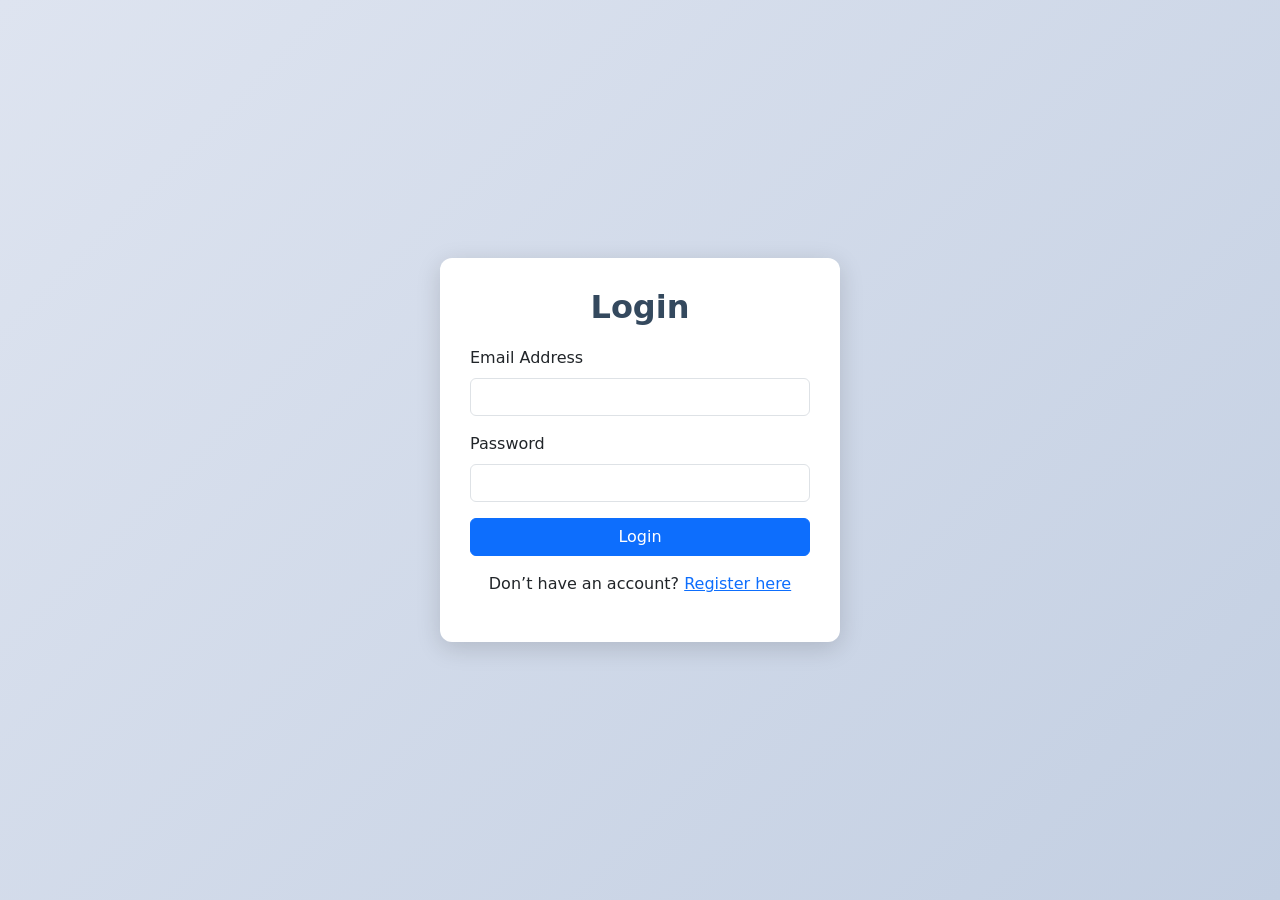
<file: signin.html>
<!DOCTYPE html>
<html lang="en">
<head>
    <meta charset="UTF-8">
    <meta name="viewport" content="width=device-width, initial-scale=1.0">
    <title>Login</title>

    <!-- Bootstrap 5 CDN -->
    <link href="https://cdn.jsdelivr.net/npm/bootstrap@5.3.2/dist/css/bootstrap.min.css" rel="stylesheet">

    <style>
        body {
            background: linear-gradient(135deg, #dee4f0 0%, #c3cfe2 100%);
            min-height: 100vh;
            display: flex;
            justify-content: center;
            align-items: center;
        }

        .login-card {
            width: 400px;
            border-radius: 12px;
            padding: 30px;
            background: #fff;
            box-shadow: 0 6px 25px rgba(0, 0, 0, 0.15);
        }

        .login-title {
            font-weight: 600;
            text-align: center;
            margin-bottom: 20px;
            color: #34495e;
        }

        .small-error {
            font-size: 13px;
            color: #e74c3c;
        }
    </style>
</head>
<body>

<div class="login-card">

    <h2 class="login-title">Login</h2>

    <!-- Error message (JS only) -->
    <div id="loginError" class="alert alert-danger text-center d-none">
        Invalid email or password!
    </div>

    <form id="form">

        <!-- Email -->
        <div class="mb-3">
            <label class="form-label">Email Address</label>
            <input type="email" class="form-control" id="email">
            <div class="small-error" id="emailError"></div>
        </div>

        <!-- Password -->
        <div class="mb-3">
            <label class="form-label">Password</label>
            <input type="password" class="form-control" id="password">
            <div class="small-error" id="passwordError"></div>
        </div>

        <button type="submit" class="btn btn-primary w-100">Login</button>

        <p class="mt-3 text-center">
            Don’t have an account? <a href="register.html">Register here</a>
        </p>

    </form>
</div>

<!-- Bootstrap JS -->
<script src="https://cdn.jsdelivr.net/npm/bootstrap@5.3.2/dist/js/bootstrap.bundle.min.js"></script>

<script>
    const form = document.getElementById("form");
    const email = document.getElementById("email");
    const password = document.getElementById("password");
    const loginError = document.getElementById("loginError");

    form.addEventListener("submit", function (e) {
        e.preventDefault();

        // Reset error messages
        document.getElementById("emailError").innerText = "";
        document.getElementById("passwordError").innerText = "";
        loginError.classList.add("d-none");

        let valid = true;

        if (email.value.trim() === "") {
            document.getElementById("emailError").innerText = "Email is required";
            valid = false;
        }

        if (password.value.trim() === "") {
            document.getElementById("passwordError").innerText = "Password is required";
            valid = false;
        }

        if (!valid) return;

        // Fake login check for demo
        if (email.value !== "test@example.com" || password.value !== "123456") {
            loginError.classList.remove("d-none");
        } else {
            alert("Login successful!");
            // Redirect example:
            // window.location.href = "dashboard.html";
        }
    });
</script>

</body>
</html>
</file>
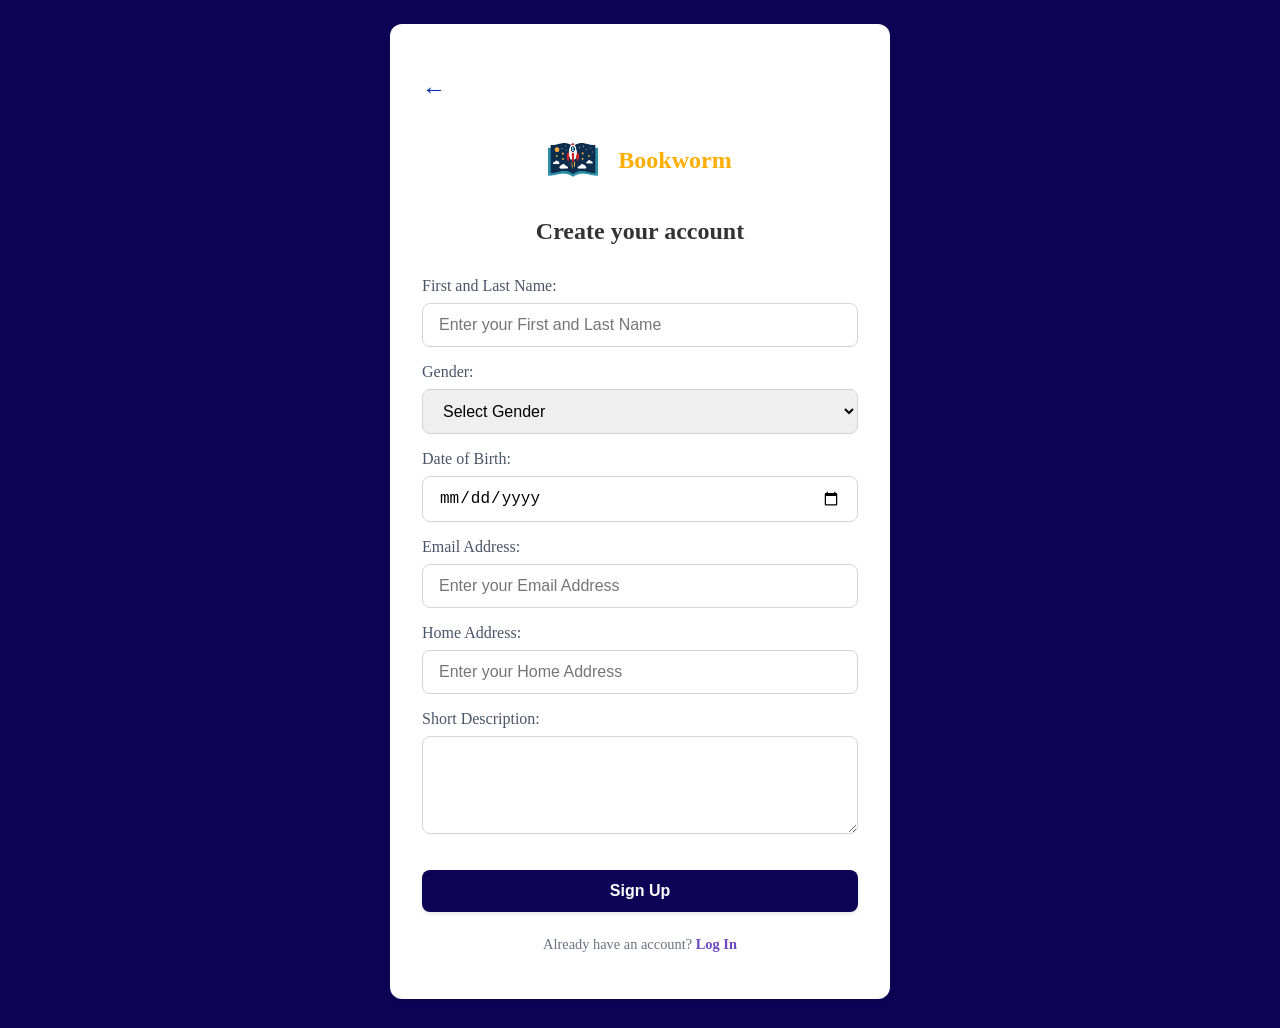
<file: signup.html>
<!DOCTYPE html>
<html lang="en">
<head>
    <meta charset="UTF-8">
    <meta name="viewport" content="width=device-width, initial-scale=1.0">
    <title>Bookworm - Sign Up</title>
    <link rel="stylesheet" href="signIn.css">
</head>
<body class="auth-body">
    <div class="auth-container">
        <div class="auth-card">
            <a href="index.html" style="text-decoration: none; color: rgb(0, 40, 170);"><h2>←</h2></a>
            <div class="logo">
                <img src="logo.png" alt="Clevr Logo">
                <h3>Bookworm</h3>
            </div>
            <h2 class="auth-heading">Create your account</h2>
            <form action="process.php" method="POST" class="auth-form">
                <div class="form-group">
                    <label>First and Last Name:</label>
                    <input type="text" name="fullname" class="auth-form" placeholder="Enter your First and Last Name" required>
                </div>
                <div class="form-group">
                    <label>Gender:</label>
                    <select name="gender" required>
                        <option value="">Select Gender</option>
                        <option value="Male">Male</option>
                        <option value="Female">Female</option>
                        <option value="Other">Other</option>
                    </select>
                </div>
                <div class="form-group">
                    <label>Date of Birth:</label>
                    <input type="date" name="dob" required>
                </div>
                <div class="form-group">
                    <label>Email Address:</label>
                    <input type="email" name="email" placeholder="Enter your Email Address" required>
                </div>
                <div class="form-group">
                    <label>Home Address:</label>
                    <input type="text" name="address"placeholder="Enter your Home Address" required>
                </div>
                <div class="form-group">
                    <label>Short Description:</label>
                    <textarea name="description" rows="4" required></textarea>
                </div>
                <button type="submit" class="form-button">Sign Up</button>
                
            </form>
            <p class="switch-page-link">
                Already have an account? <a href="login.html">Log In</a>
            </p>
        </div>
    </div>
</body>
</html>
</file>
<file: signIn.css>
/* Authentication Pages (Login/Signup) Styles */
.auth-body {
    display: flex;
    justify-content: center;
    align-items: center;
    min-height: 100vh; /* Full viewport height */
    background-color: #f8f8f8; /* Consistent background */
    padding: 1rem; /* Add some padding for smaller screens */
    box-sizing: border-box; /* Include padding in height */
    background-color: #0d0457;
}

.auth-container {
    display: flex;
    justify-content: center;
    align-items: center;
    width: 100%;
}

.auth-card {
    background-color: #ffffff;
    padding: 2rem;
    border-radius: 0.75rem; /* Rounded corners */
    box-shadow: 0 4px 12px rgba(0, 0, 0, 0.08); /* Subtle shadow */
    width: 100%;
    max-width: 500px; /* Max width for the card */
    box-sizing: border-box;
}

.logo {
    display: flex;
    justify-content: center;

}

.auth-heading {
    font-size: 1.5rem;
    font-weight: 600;
    color: #333333;
    text-align: center;
    margin-bottom: 2rem;
    font-family: cursive;
}

.auth-form {
    width: 100%;
}

.form-group {
    margin-bottom: 1rem;
}

.form-group label {
    display: block;
    margin-bottom: 0.5rem;
    font-size: 1rem; /* text-sm */
    color: #4a5568; /* text-gray-700 */
    font-weight: 500;
}

.auth-form input,
.auth-form select,
.auth-form textarea {
    width: 100%;
    min-width: 100%;
    max-width: 100%;
    padding: 0.75rem 1rem;
    border: 1px solid #d1d5db; /* border-gray-300 */
    border-radius: 0.5rem; /* rounded-lg */
    font-size: 1rem;
    box-sizing: border-box; /* Important for full width with padding */
}

.auth-form input:focus,
.auth-form select:focus,
.auth-form textarea:focus {
    outline: none;
    border-color: #6B46C1; /* Purple focus border */
    box-shadow: 0 0 0 2px rgba(107, 70, 193, 0.2); /* Purple focus ring */
}

.form-button {
    width: 100%;
    padding: 0.75rem 1.5rem;
    background-color: #0d0457; /* Same as create-account-button */
    color: #ffffff;
    border-radius: 0.5rem; /* Rounded corners for auth buttons */
    border: none;
    cursor: pointer;
    font-size: 1rem;
    font-weight: 600;
    box-shadow: 0 2px 4px rgba(0, 0, 0, 0.1);
    margin-top: 1rem;
}

.form-button:hover {
    background-color: #ffb300; /* Darker purple on hover */
    
}

.form-button:focus {
    outline: none;
    box-shadow: 0 0 0 3px rgba(107, 70, 193, 0.4); /* Stronger focus ring */
}

.switch-page-link {
    text-align: center;
    margin-top: 1.5rem;
    font-size: 0.9rem;
    color: #6b7280; /* text-gray-500 */
}

.switch-page-link a {
    color: #6B46C1; /* Purple link color */
    text-decoration: none;
    font-weight: 600;
}

.switch-page-link a:hover {
    text-decoration: underline;
}

/* Responsive adjustments for auth pages */
@media (max-width: 480px) {
    .auth-card {
        padding: 1.5rem;
        margin: 1rem; /* Ensure some margin on very small screens */
    }
    .auth-heading {
        font-size: 1.25rem;
    }
    .auth-logo {
        font-size: 1.75rem;
    }
}

img {
    max-width: 100%;
    width: auto;
    height: 50px;
    display: block; /* Removes extra space below images */
    margin-right: 20px;
}

.logo {
    display: flex;
    justify-content: center;
    align-items: center;
}

h3 {
    font-size: 1.5rem;
    font-family: cursive;
    color: #ffae00;
}
</file>
